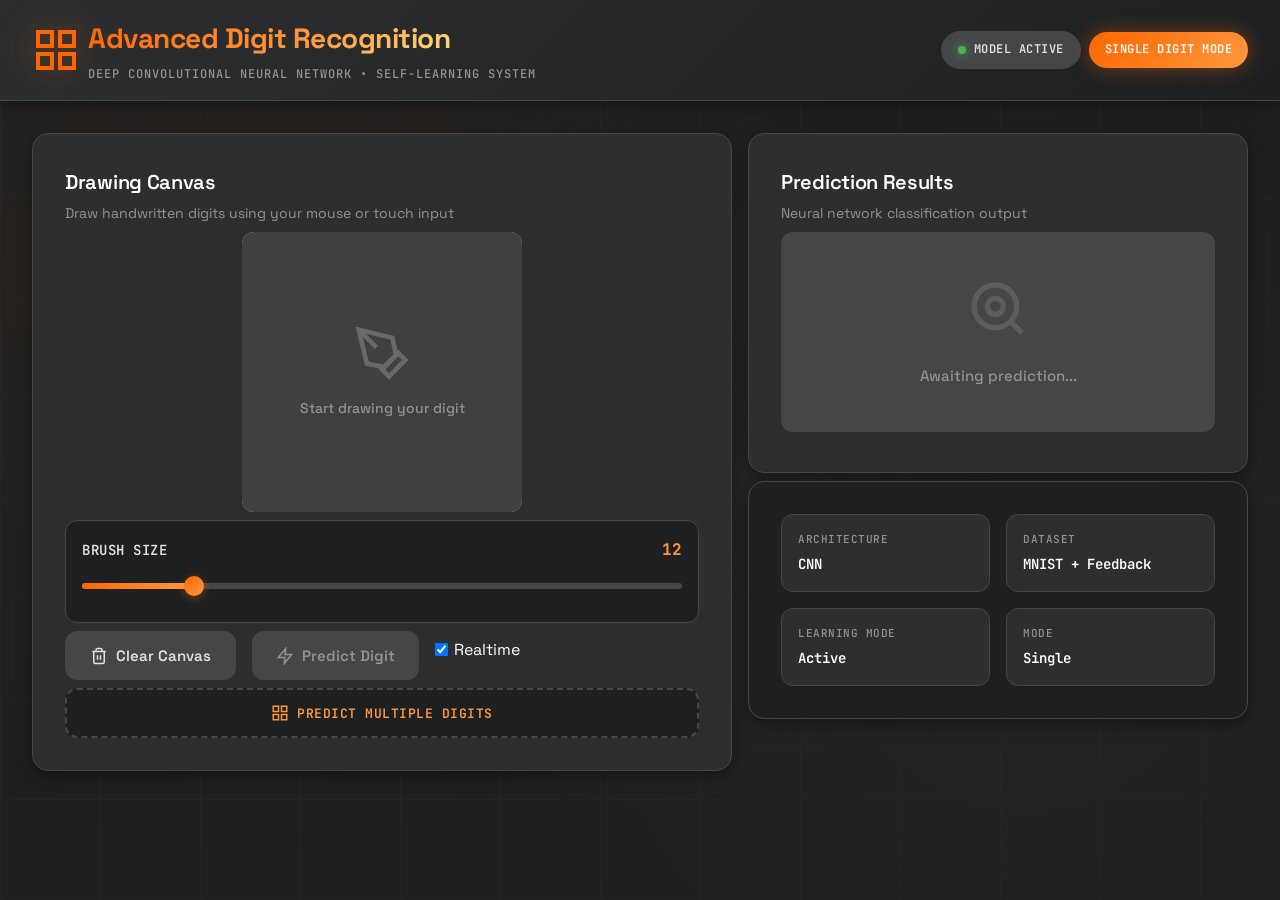
<file: templates/index.html>
<!doctype html>
<html lang="en">
  <head>
    <meta charset="UTF-8" />
    <meta name="viewport" content="width=device-width, initial-scale=1.0" />
    <meta
      name="description"
      content="Advanced Handwritten Digit Recognition System with CNN-powered single and multiple digit classification"
    />
    <title>Advanced Digit Recognition System | Neural Network Classifier</title>
    <link rel="preconnect" href="https://fonts.googleapis.com" />
    <link rel="preconnect" href="https://fonts.gstatic.com" crossorigin />
    <link
      href="https://fonts.googleapis.com/css2?family=JetBrains+Mono:wght@400;500;600;700&family=Space+Grotesk:wght@400;500;600;700&display=swap"
      rel="stylesheet"
    />
    <link rel="stylesheet" href="/static/style.css" />
  </head>

  <body>
    <!-- Neural Network Background Animation -->
    <div class="neural-background" id="neuralBg"></div>

    <!-- Header -->
    <header class="header">
      <div class="container">
        <div class="header-content">
          <div class="brand">
            <svg
              class="brand-icon"
              viewBox="0 0 24 24"
              fill="none"
              stroke="currentColor"
              stroke-width="2"
            >
              <rect x="3" y="3" width="7" height="7" />
              <rect x="14" y="3" width="7" height="7" />
              <rect x="14" y="14" width="7" height="7" />
              <rect x="3" y="14" width="7" height="7" />
            </svg>
            <div class="brand-text">
              <h1 class="title">Advanced Digit Recognition</h1>
              <p class="subtitle">
                Deep Convolutional Neural Network • Self-Learning System
              </p>
            </div>
          </div>
          <div class="system-status">
            <div class="status-indicator">
              <span class="status-dot"></span>
              <span class="status-label">MODEL ACTIVE</span>
            </div>
            <div class="mode-badge" id="modeBadge">Single Digit Mode</div>
          </div>
        </div>
      </div>
    </header>

    <!-- Main Application -->
    <main class="main-container">
      <div class="container">
        <div class="app-layout">
          <!-- Left Panel: Canvas & Controls -->
          <section class="canvas-panel card">
            <div class="panel-header">
              <h2 class="panel-title">Drawing Canvas</h2>
              <p class="panel-description">
                Draw handwritten digits using your mouse or touch input
              </p>
            </div>

            <!-- Canvas Wrapper -->
            <div class="canvas-container" id="canvasContainer">
              <canvas id="drawingCanvas" class="canvas"></canvas>
              <div class="canvas-guide" id="canvasGuide">
                <svg
                  class="guide-icon"
                  viewBox="0 0 24 24"
                  fill="none"
                  stroke="currentColor"
                  stroke-width="2"
                >
                  <path d="M12 19l7-7 3 3-7 7-3-3z" />
                  <path d="M18 13l-1.5-7.5L2 2l3.5 14.5L13 18l5-5z" />
                  <path d="M2 2l7.586 7.586" />
                </svg>
                <p class="guide-text">Start drawing your digit</p>
              </div>
            </div>

            <!-- Brush Size Control -->
            <div class="brush-control">
              <label class="brush-label">
                <span class="label-text">Brush Size</span>
                <span class="label-value" id="brushValue">12</span>
              </label>
              <div class="slider-wrapper">
                <input
                  type="range"
                  id="brushSlider"
                  class="brush-slider brush"
                  min="6"
                  max="40"
                  value="12"
                  step="1"
                />
                <div class="slider-track"></div>
                <div class="slider-fill" id="sliderFill"></div>
              </div>
            </div>

            <!-- Action Controls -->
            <div class="action-controls">
              <button class="btn btn-secondary clear" id="clearBtn">
                <svg
                  class="btn-icon"
                  viewBox="0 0 24 24"
                  fill="none"
                  stroke="currentColor"
                  stroke-width="2"
                >
                  <path
                    d="M3 6h18M19 6v14a2 2 0 01-2 2H7a2 2 0 01-2-2V6m3 0V4a2 2 0 012-2h4a2 2 0 012 2v2"
                  />
                  <line x1="10" y1="11" x2="10" y2="17" />
                  <line x1="14" y1="11" x2="14" y2="17" />
                </svg>
                Clear Canvas
              </button>
              <button
                class="btn btn-primary predictBtn"
                id="predictSingleBtn"
                disabled
              >
                <svg
                  class="btn-icon"
                  viewBox="0 0 24 24"
                  fill="none"
                  stroke="currentColor"
                  stroke-width="2"
                >
                  <path d="M13 2L3 14h9l-1 8 10-12h-9l1-8z" />
                </svg>
                Predict Digit
              </button>
              <div class="tools">
                <label class="toggle">
                  <input id="rt" type="checkbox" checked /> Realtime
                </label>
              </div>
            </div>

            <!-- Multiple Digit Control -->
            <div class="mode-switch">
              <button class="btn btn-mode" id="multiModeBtn">
                <svg
                  class="btn-icon"
                  viewBox="0 0 24 24"
                  fill="none"
                  stroke="currentColor"
                  stroke-width="2"
                >
                  <rect x="3" y="3" width="7" height="7" />
                  <rect x="14" y="3" width="7" height="7" />
                  <rect x="14" y="14" width="7" height="7" />
                  <rect x="3" y="14" width="7" height="7" />
                </svg>
                Predict Multiple Digits
              </button>
            </div>
          </section>

          <!-- Right Panel: Results & Feedback -->

          <section class="results-panel">
            <!-- Feedback System -->
            <div class="feedback-card card hidden" id="feedbackCard">
              <div class="panel-header">
                <h2 class="panel-title">Continuous Learning</h2>
                <p class="panel-description">Help improve model accuracy</p>
              </div>

              <div class="feedback-content">
                <p class="feedback-question">Is this prediction correct?</p>

                <div class="feedback-actions">
                  <button class="btn btn-feedback btn-yes" id="feedbackYes">
                    <svg
                      class="btn-icon"
                      viewBox="0 0 24 24"
                      fill="none"
                      stroke="currentColor"
                      stroke-width="2"
                    >
                      <polyline points="20 6 9 17 4 12" />
                    </svg>
                    Yes, Correct
                  </button>
                  <button class="btn btn-feedback btn-no" id="feedbackNo">
                    <svg
                      class="btn-icon"
                      viewBox="0 0 24 24"
                      fill="none"
                      stroke="currentColor"
                      stroke-width="2"
                    >
                      <line x1="18" y1="6" x2="6" y2="18" />
                      <line x1="6" y1="6" x2="18" y2="18" />
                    </svg>
                    No, Incorrect
                  </button>
                </div>

                <div class="feedback-success hidden" id="feedbackSuccess">
                  <svg
                    class="success-icon"
                    viewBox="0 0 24 24"
                    fill="none"
                    stroke="currentColor"
                    stroke-width="2"
                  >
                    <circle cx="12" cy="12" r="10" />
                    <polyline points="8 12 11 15 16 10" />
                  </svg>
                  <p class="success-text">
                    Feedback recorded successfully. Thank you for improving the
                    model!
                  </p>
                </div>

                <div class="feedback-incorrect hidden" id="feedbackIncorrect">
                  <svg
                    class="incorrect-icon"
                    viewBox="0 0 24 24"
                    fill="none"
                    stroke="currentColor"
                    stroke-width="2"
                  >
                    <circle cx="12" cy="12" r="10" />
                    <line x1="15" y1="9" x2="9" y2="15" />
                    <line x1="9" y1="9" x2="15" y2="15" />
                  </svg>
                  <p class="incorrect-text">
                    Thanks! Your feedback will help retrain and improve the
                    model.
                  </p>
                </div>
              </div>
            </div>
            <!-- Single Digit Results -->
            <div class="results-card card" id="singleResults">
              <div class="panel-header">
                <h2 class="panel-title">Prediction Results</h2>
                <p class="panel-description">
                  Neural network classification output
                </p>
              </div>

              <!-- Main Prediction Display -->
              <div class="prediction-zone" id="predictionZone">
                <div class="prediction-empty" id="predictionEmpty">
                  <div class="empty-state">
                    <svg
                      class="empty-icon"
                      viewBox="0 0 24 24"
                      fill="none"
                      stroke="currentColor"
                      stroke-width="2"
                    >
                      <circle cx="11" cy="11" r="8" />
                      <path d="M21 21l-4.35-4.35" />
                      <circle cx="11" cy="11" r="3" />
                    </svg>
                    <p class="empty-text">Awaiting prediction...</p>
                  </div>
                </div>

                <div class="prediction-result hidden" id="predictionResult">
                  <div class="result-header">
                    <span class="result-label">Predicted Digit</span>
                    <span class="result-confidence" id="topConfidence">0%</span>
                  </div>
                  <div class="result-digit" id="resultDigit">0</div>
                </div>
              </div>

              <!-- Confidence Distribution -->
              <div class="confidence-section hidden" id="confidenceSection">
                <h3 class="confidence-title">Confidence Distribution</h3>
                <div class="confidence-bars" id="confidenceBars">
                  <!-- Dynamically generated confidence bars -->
                </div>
              </div>
            </div>

            <!-- Multiple Digits Results -->
            <div class="results-card card hidden" id="multiResults">
              <div class="panel-header">
                <h2 class="panel-title">Multiple Digit Recognition</h2>
                <p class="panel-description">Sequence detection results</p>
              </div>

              <div class="multi-prediction-zone">
                <div class="sequence-display" id="sequenceDisplay">
                  <div class="panel">
                    <div class="big">
                      Prediction: <span id="pred"></span>
                      <button
                        id="copyPredictionBtn"
                        onclick="copyPrediction()"
                        title="Copy Prediction"
                      >
                        <svg
                          width="18"
                          height="18"
                          viewBox="0 0 24 24"
                          fill="none"
                          stroke="currentColor"
                          stroke-width="2"
                        >
                          <rect
                            x="9"
                            y="9"
                            width="13"
                            height="13"
                            rx="2"
                          ></rect>
                          <path
                            d="M5 15H4a2 2 0 0 1-2-2V4a2 2 0 0 1 2-2h9a2 2 0 0 1 2 2v1"
                          ></path>
                        </svg>
                      </button>
                    </div>
                    <div id="bars" class="bars"></div>
                  </div>
                </div>

                <div class="digit-cards" id="digitCards">
                  <!-- Dynamically generated digit cards -->
                </div>
              </div>
            </div>

            <!-- System Metrics -->
            <div class="metrics-card card">
              <div class="metrics-grid">
                <div class="metric-item">
                  <span class="metric-label">Architecture</span>
                  <span class="metric-value">CNN</span>
                </div>
                <div class="metric-item">
                  <span class="metric-label">Dataset</span>
                  <span class="metric-value">MNIST + Feedback</span>
                </div>
                <div class="metric-item">
                  <span class="metric-label">Learning Mode</span>
                  <span class="metric-value">Active</span>
                </div>
                <div class="metric-item">
                  <span class="metric-label">Mode</span>
                  <span class="metric-value" id="currentModeMetric"
                    >Single</span
                  >
                </div>
              </div>
            </div>
          </section>
        </div>
      </div>
    </main>

    <!-- Loading Overlay -->
    <div class="loading-overlay hidden" id="loadingOverlay">
      <div class="loading-content">
        <div class="neural-spinner">
          <div class="spinner-ring"></div>
          <div class="spinner-ring"></div>
          <div class="spinner-ring"></div>
        </div>
        <p class="loading-text">Processing neural network...</p>
        <p class="loading-subtext">Analyzing digit patterns</p>
      </div>
    </div>

    <!-- Toast Notification -->
    <div class="toast hidden" id="toast">
      <svg
        class="toast-icon"
        viewBox="0 0 24 24"
        fill="none"
        stroke="currentColor"
        stroke-width="2"
      >
        <circle cx="12" cy="12" r="10" />
        <line x1="12" y1="8" x2="12" y2="12" />
        <line x1="12" y1="16" x2="12.01" y2="16" />
      </svg>
      <div class="toast-content">
        <p class="toast-message" id="toastMessage">Notification</p>
      </div>
      <button class="toast-close" id="toastClose">
        <svg
          viewBox="0 0 24 24"
          fill="none"
          stroke="currentColor"
          stroke-width="2"
        >
          <line x1="18" y1="6" x2="6" y2="18" />
          <line x1="6" y1="6" x2="18" y2="18" />
        </svg>
      </button>
    </div>

    <!-- Scripts -->
    <script src="/static/script.js"></script>
  </body>
</html>
</file>
<file: static/style.css>
/**
 * ============================================================================
 * Advanced Handwritten Digit Recognition System - Professional Stylesheet
 * ============================================================================
 */

/* CSS Variables - Exact Color Palette */
:root {
    --primary-100: #FF6600;
    --primary-200: #ff983f;
    --primary-300: #ffffa1;
    --accent-100: #F5F5F5;
    --accent-200: #929292;
    --text-100: #FFFFFF;
    --text-200: #e0e0e0;
    --bg-100: #1D1F21;
    --bg-200: #2c2e30;
    --bg-300: #444648;

    /* Extended System Variables */
    --success: #4CAF50;
    --error: #f44336;
    --warning: #FFC107;

    /* Shadows & Effects */
    --shadow-sm: 0 2px 8px rgba(0, 0, 0, 0.3);
    --shadow-md: 0 4px 16px rgba(0, 0, 0, 0.4);
    --shadow-lg: 0 8px 32px rgba(0, 0, 0, 0.5);
    --glow-primary: 0 0 20px rgba(255, 102, 0, 0.4);
    --glow-accent: 0 0 30px rgba(255, 255, 161, 0.3);

    /* Transitions */
    --transition-fast: 0.2s cubic-bezier(0.4, 0, 0.2, 1);
    --transition-smooth: 0.3s cubic-bezier(0.4, 0, 0.2, 1);
    --transition-slow: 0.5s cubic-bezier(0.4, 0, 0.2, 1);

    /* Layout */
    --border-radius: 12px;
    --border-radius-lg: 16px;
    --spacing-xs: 0.5rem;
    --spacing-sm: 1rem;
    --spacing-md: 0.5rem;
    --spacing-lg: 2rem;
    --spacing-xl: 3rem;
}

/* ============================================================================
   Base & Reset
   ============================================================================ */

*,
*::before,
*::after {
    margin: 0;
    padding: 0;
    box-sizing: border-box;
}

html {
    font-size: 16px;
    scroll-behavior: smooth;
}

body {
    font-family: 'Space Grotesk', -apple-system, BlinkMacSystemFont, sans-serif;
    background-color: var(--bg-100);
    color: var(--text-100);
    line-height: 1.6;
    min-height: 100vh;
    overflow-x: hidden;
    position: relative;
}

/* ============================================================================
   Neural Network Background Animation
   ============================================================================ */

.neural-background {
    position: fixed;
    top: 0;
    left: 0;
    width: 100%;
    height: 100%;
    background:
        radial-gradient(circle at 20% 30%, rgba(255, 102, 0, 0.05) 0%, transparent 50%),
        radial-gradient(circle at 80% 70%, rgba(255, 152, 63, 0.03) 0%, transparent 50%),
        radial-gradient(circle at 50% 50%, rgba(255, 255, 161, 0.02) 0%, transparent 50%);
    pointer-events: none;
    z-index: 0;
}

.neural-background::before {
    content: '';
    position: absolute;
    top: 0;
    left: 0;
    width: 100%;
    height: 100%;
    background-image:
        linear-gradient(90deg, var(--bg-200) 1px, transparent 1px),
        linear-gradient(0deg, var(--bg-200) 1px, transparent 1px);
    background-size: 100px 100px;
    opacity: 0.3;
    animation: gridMove 20s linear infinite;
}

@keyframes gridMove {
    0% {
        transform: translate(0, 0);
    }

    100% {
        transform: translate(100px, 100px);
    }
}

/* ============================================================================
   Layout Components
   ============================================================================ */

.container {
    max-width: 1600px;
    margin: 0 auto;
    padding: 0 var(--spacing-lg);
    position: relative;
    z-index: 1;
}

/* ============================================================================
   Header
   ============================================================================ */

.header {
    background: linear-gradient(135deg, var(--bg-200) 0%, var(--bg-100) 100%);
    border-bottom: 1px solid var(--bg-300);
    padding: 1rem 0;
    box-shadow: var(--shadow-md);
    position: sticky;
    top: 0;
    z-index: 100;
    backdrop-filter: blur(10px);
}

.header-content {
    display: flex;
    justify-content: space-between;
    align-items: center;
    gap: var(--spacing-lg);
}

.brand {
    display: flex;
    align-items: center;
    gap: var(--spacing-md);
}

.brand-icon {
    width: 48px;
    height: 48px;
    color: var(--primary-100);
    filter: drop-shadow(var(--glow-primary));
    animation: rotate 20s linear infinite;
}

@keyframes rotate {
    from {
        transform: rotate(0deg);
    }

    to {
        transform: rotate(360deg);
    }
}

.brand-text {
    display: flex;
    flex-direction: column;
    gap: 0.25rem;
}

.title {
    font-size: 1.75rem;
    font-weight: 700;
    background: linear-gradient(135deg, var(--primary-100) 0%, var(--primary-200) 50%, var(--primary-300) 100%);
    -webkit-background-clip: text;
    -webkit-text-fill-color: transparent;
    background-clip: text;
    letter-spacing: -0.5px;
}

.subtitle {
    font-family: 'JetBrains Mono', monospace;
    font-size: 0.75rem;
    color: var(--accent-200);
    text-transform: uppercase;
    letter-spacing: 1px;
    font-weight: 500;
}

.system-status {
    display: flex;
    align-items: center;
    gap: var(--spacing-md);
}

.status-indicator {
    display: flex;
    align-items: center;
    gap: 0.5rem;
    padding: 0.5rem 1rem;
    background: var(--bg-300);
    border-radius: 100px;
    border: 1px solid var(--bg-300);
}

.status-dot {
    width: 8px;
    height: 8px;
    background: var(--success);
    border-radius: 50%;
    box-shadow: 0 0 10px var(--success);
    animation: pulse 2s ease-in-out infinite;
}

@keyframes pulse {

    0%,
    100% {
        opacity: 1;
        transform: scale(1);
    }

    50% {
        opacity: 0.6;
        transform: scale(0.85);
    }
}

.status-label {
    font-family: 'JetBrains Mono', monospace;
    font-size: 0.75rem;
    color: var(--text-200);
    font-weight: 600;
    letter-spacing: 0.5px;
}

.mode-badge {
    padding: 0.5rem 1rem;
    background: linear-gradient(135deg, var(--primary-100) 0%, var(--primary-200) 100%);
    color: var(--text-100);
    border-radius: 100px;
    font-family: 'JetBrains Mono', monospace;
    font-size: 0.75rem;
    font-weight: 600;
    letter-spacing: 0.5px;
    text-transform: uppercase;
    box-shadow: var(--glow-primary);
}

/* ============================================================================
   Main Container
   ============================================================================ */

.main-container {
    padding: 2rem 0;
    min-height: calc(100vh - 120px);
}

.app-layout {
    display: grid;
    grid-template-columns: 700px 1fr;
    gap: 1rem;
    align-items: start;
}

/* ============================================================================
   Card Component
   ============================================================================ */

.card {
    background: var(--bg-200);
    border-radius: var(--border-radius-lg);
    padding: var(--spacing-lg);
    box-shadow: var(--shadow-md);
    border: 1px solid var(--bg-300);
    transition: all var(--transition-smooth);
    position: relative;
    overflow: hidden;
}

.card::before {
    content: '';
    position: absolute;
    top: 0;
    left: 0;
    width: 100%;
    height: 2px;
    background: linear-gradient(90deg, transparent 0%, var(--primary-100) 50%, transparent 100%);
    opacity: 0;
    transition: opacity var(--transition-smooth);
}

.card:hover::before {
    opacity: 1;
}

.panel-header {
    margin-bottom: var(--spacing-md);
}

.panel-title {
    font-size: 1.25rem;
    font-weight: 600;
    color: var(--text-100);
    margin-bottom: 0.25rem;
    letter-spacing: -0.3px;
}

.panel-description {
    font-size: 0.875rem;
    color: var(--accent-200);
    font-weight: 400;
}

.tools {
    display: flex;
    gap: 12px;
    align-items: center;
    margin-bottom: 12px;
}

button {
    background: #238636;
    color: white;
    border: none;
    padding: 8px 12px;
    border-radius: 8px;
    cursor: pointer;
}

button:hover {
    filter: brightness(0.95);
}

.toggle {
    display: inline-flex;
    align-items: center;
    gap: 6px;
}

/* ============================================================================
   Canvas Section
   ============================================================================ */

.canvas-panel {
    position: sticky;
    top: 120px;
}

.canvas-container {
    position: relative;
    width: 100%;
    max-width: 280px;
    margin: 0 auto var(--spacing-md);
    border-radius: var(--border-radius);
    overflow: hidden;
    box-shadow: inset 0 2px 8px rgba(0, 0, 0, 0.4);
    transition: all var(--transition-smooth);
}

.canvas-container.multi-mode {
    max-width: 600px;
}

#drawingCanvas {
    display: block;
    width: 100%;
    height: 100%;
    background: black;
    cursor: crosshair;
    touch-action: none;
    transition: all var(--transition-smooth);
}

.canvas-guide {
    position: absolute;
    top: 0;
    left: 0;
    width: 100%;
    height: 100%;
    background: rgba(29, 31, 33, 0.85);
    display: flex;
    flex-direction: column;
    align-items: center;
    justify-content: center;
    pointer-events: none;
    opacity: 1;
    transition: opacity var(--transition-smooth);
}

.canvas-guide.hidden {
    opacity: 0;
}

.guide-icon {
    width: 56px;
    height: 56px;
    color: var(--accent-200);
    margin-bottom: var(--spacing-sm);
    opacity: 0.5;
    animation: float 3s ease-in-out infinite;
}

@keyframes float {

    0%,
    100% {
        transform: translateY(0px);
    }

    50% {
        transform: translateY(-10px);
    }
}

.guide-text {
    font-size: 0.875rem;
    color: var(--accent-200);
    font-weight: 500;
}

/* ============================================================================
   Brush Size Control
   ============================================================================ */

.brush-control {
    margin-bottom: var(--spacing-md);
    padding: var(--spacing-sm);
    background: var(--bg-100);
    border-radius: var(--border-radius);
    border: 1px solid var(--bg-300);
}

.brush-label {
    display: flex;
    justify-content: space-between;
    align-items: center;
    margin-bottom: 0.2rem;
}

.label-text {
    font-size: 0.875rem;
    color: var(--text-200);
    font-weight: 600;
    text-transform: uppercase;
    letter-spacing: 0.5px;
    font-family: 'JetBrains Mono', monospace;
}

.label-value {
    font-size: 1rem;
    color: var(--primary-200);
    font-weight: 700;
    font-family: 'JetBrains Mono', monospace;
}

.slider-wrapper {
    position: relative;
    height: 40px;
    display: flex;
    align-items: center;
}

.brush-slider {
    width: 100%;
    height: 6px;
    background: transparent;
    outline: none;
    border-radius: 3px;
    cursor: pointer;
    -webkit-appearance: none;
    position: relative;
    z-index: 2;
}

.brush-slider::-webkit-slider-thumb {
    -webkit-appearance: none;
    appearance: none;
    width: 20px;
    height: 20px;
    background: linear-gradient(135deg, var(--primary-100) 0%, var(--primary-200) 100%);
    border-radius: 50%;
    cursor: pointer;
    box-shadow: 0 2px 8px rgba(255, 102, 0, 0.4);
    transition: all var(--transition-fast);
}

.brush-slider::-webkit-slider-thumb:hover {
    transform: scale(1.2);
    box-shadow: 0 4px 12px rgba(255, 102, 0, 0.6);
}

.brush-slider::-moz-range-thumb {
    width: 20px;
    height: 20px;
    background: linear-gradient(135deg, var(--primary-100) 0%, var(--primary-200) 100%);
    border-radius: 50%;
    cursor: pointer;
    border: none;
    box-shadow: 0 2px 8px rgba(255, 102, 0, 0.4);
    transition: all var(--transition-fast);
}

.brush-slider::-moz-range-thumb:hover {
    transform: scale(1.2);
    box-shadow: 0 4px 12px rgba(255, 102, 0, 0.6);
}

.slider-track {
    position: absolute;
    width: 100%;
    height: 6px;
    background: var(--bg-300);
    border-radius: 3px;
    pointer-events: none;
}

.slider-fill {
    position: absolute;
    height: 6px;
    background: linear-gradient(90deg, var(--primary-100) 0%, var(--primary-200) 100%);
    border-radius: 3px;
    pointer-events: none;
    transition: width var(--transition-fast);
}

/* ============================================================================
   Buttons
   ============================================================================ */

.btn {
    display: flex;
    align-items: center;
    justify-content: center;
    gap: 0.5rem;
    padding: 0.875rem 1.5rem;
    border: none;
    border-radius: var(--border-radius);
    font-size: 0.938rem;
    font-weight: 600;
    cursor: pointer;
    transition: all var(--transition-smooth);
    font-family: 'Space Grotesk', sans-serif;
    position: relative;
    overflow: hidden;
    text-transform: none;
}

.btn::before {
    content: '';
    position: absolute;
    top: 50%;
    left: 50%;
    width: 0;
    height: 0;
    border-radius: 50%;
    background: rgba(255, 255, 255, 0.1);
    transform: translate(-50%, -50%);
    transition: width 0.6s, height 0.6s;
}

.btn:hover::before {
    width: 300px;
    height: 300px;
}

.btn-icon {
    width: 18px;
    height: 18px;
    position: relative;
    z-index: 1;
}

.btn-primary {
    background: linear-gradient(135deg, var(--primary-100) 0%, var(--primary-200) 100%);
    color: var(--text-100);
    box-shadow: 0 4px 12px rgba(255, 102, 0, 0.3);
}

.btn-primary:hover:not(:disabled) {
    transform: translateY(-2px);
    box-shadow: 0 6px 20px rgba(255, 102, 0, 0.5);
}

.btn-primary:active:not(:disabled) {
    transform: translateY(0);
}

.btn-primary:disabled {
    background: var(--bg-300);
    color: var(--accent-200);
    cursor: not-allowed;
    box-shadow: none;
}

.btn-secondary {
    background: var(--bg-300);
    color: var(--text-200);
    border: 1px solid var(--bg-300);
}

.btn-secondary:hover {
    background: var(--bg-300);
    border-color: var(--accent-200);
    transform: translateY(-2px);
}

.btn-mode {
    width: 100%;
    background: var(--bg-100);
    color: var(--primary-200);
    border: 2px dashed var(--bg-300);
    font-family: 'JetBrains Mono', monospace;
    font-size: 0.813rem;
    text-transform: uppercase;
    letter-spacing: 0.5px;
}

.btn-mode:hover {
    border-color: var(--primary-100);
    background: rgba(255, 102, 0, 0.05);
    transform: translateY(-2px);
}

.btn-feedback {
    flex: 1;
    padding: 0.75rem 1.25rem;
    font-size: 0.875rem;
}

.btn-yes {
    background: var(--success);
    color: var(--text-100);
}

.btn-yes:hover {
    background: #45a049;
    transform: translateY(-2px);
    box-shadow: 0 4px 12px rgba(76, 175, 80, 0.3);
}

.btn-no {
    background: var(--bg-300);
    color: var(--text-200);
    border: 1px solid var(--bg-300);
}

.btn-no:hover {
    background: var(--error);
    border-color: var(--error);
    color: var(--text-100);
    transform: translateY(-2px);
}

.action-controls {
    display: flex;
    gap: var(--spacing-sm);
    margin-bottom: var(--spacing-md);
}

.mode-switch {
    margin-top: var(--spacing-md);
}

/* ============================================================================
   Prediction Results - Single Digit
   ============================================================================ */

.results-panel {
    display: flex;
    flex-direction: column;
    gap: var(--spacing-md);
}

.prediction-zone {
    background: var(--bg-300);
    border-radius: var(--border-radius);
    padding: var(--spacing-lg);
    min-height: 200px;
    display: flex;
    align-items: center;
    justify-content: center;
    margin-bottom: var(--spacing-md);
}

.prediction-empty {
    text-align: center;
}

.empty-icon {
    width: 64px;
    height: 64px;
    color: var(--accent-200);
    opacity: 0.3;
    margin-bottom: var(--spacing-sm);
}

.empty-text {
    font-size: 0.938rem;
    color: var(--accent-200);
    font-weight: 500;
}

.prediction-result {
    text-align: center;
    width: 100%;
    animation: fadeInScale 0.5s cubic-bezier(0.4, 0, 0.2, 1);
}

@keyframes fadeInScale {
    from {
        opacity: 0;
        transform: scale(0.8);
    }

    to {
        opacity: 1;
        transform: scale(1);
    }
}

.result-header {
    display: flex;
    justify-content: space-between;
    align-items: center;
    margin-bottom: var(--spacing-sm);
}

.result-label {
    font-family: 'JetBrains Mono', monospace;
    font-size: 0.75rem;
    color: var(--accent-200);
    text-transform: uppercase;
    letter-spacing: 1px;
    font-weight: 600;
}

.result-confidence {
    font-family: 'JetBrains Mono', monospace;
    font-size: 1rem;
    color: var(--primary-200);
    font-weight: 700;
}

.result-digit {
    font-size: 7rem;
    font-weight: 700;
    background: linear-gradient(135deg, var(--primary-100) 0%, var(--primary-200) 50%, var(--primary-300) 100%);
    -webkit-background-clip: text;
    -webkit-text-fill-color: transparent;
    background-clip: text;
    line-height: 1;
    filter: drop-shadow(var(--glow-primary));
    animation: glow 2s ease-in-out infinite alternate;
}

@keyframes glow {
    from {
        filter: drop-shadow(0 0 10px rgba(255, 102, 0, 0.3));
    }

    to {
        filter: drop-shadow(0 0 20px rgba(255, 102, 0, 0.6));
    }
}

/* ============================================================================
   Confidence Distribution
   ============================================================================ */

.confidence-section {
    animation: slideInUp 0.5s cubic-bezier(0.4, 0, 0.2, 1);
}

@keyframes slideInUp {
    from {
        opacity: 0;
        transform: translateY(20px);
    }

    to {
        opacity: 1;
        transform: translateY(0);
    }
}

.confidence-title {
    font-size: 1rem;
    font-weight: 600;
    color: var(--text-200);
    margin-bottom: var(--spacing-sm);
    font-family: 'JetBrains Mono', monospace;
    text-transform: uppercase;
    letter-spacing: 0.5px;
    font-size: 0.813rem;
}

.confidence-bars {
    display: flex;
    flex-direction: column;
    gap: 0.625rem;
}

.confidence-bar {
    display: flex;
    align-items: center;
    gap: var(--spacing-sm);
    animation: fadeIn 0.3s ease-out;
    animation-fill-mode: both;
}

@keyframes fadeIn {
    from {
        opacity: 0;
        transform: translateX(-10px);
    }

    to {
        opacity: 1;
        transform: translateX(0);
    }
}

.bar-label {
    font-family: 'JetBrains Mono', monospace;
    font-size: 0.875rem;
    font-weight: 600;
    color: var(--text-200);
    min-width: 20px;
    text-align: center;
}

.bar-container {
    flex: 1;
    height: 24px;
    background: var(--bg-100);
    border-radius: 4px;
    overflow: hidden;
    position: relative;
}

.bar-fill {
    height: 100%;
    background: var(--accent-200);
    border-radius: 4px;
    transition: width 0.8s cubic-bezier(0.4, 0, 0.2, 1);
    position: relative;
    overflow: hidden;
}

.bar-fill.predicted {
    background: linear-gradient(90deg, var(--primary-100) 0%, var(--primary-200) 100%);
    box-shadow: 0 0 10px rgba(255, 102, 0, 0.4);
}

.bar-fill::after {
    content: '';
    position: absolute;
    top: 0;
    left: 0;
    width: 100%;
    height: 100%;
    background: linear-gradient(90deg, transparent 0%, rgba(255, 255, 255, 0.2) 50%, transparent 100%);
    animation: shimmer 2s infinite;
}

@keyframes shimmer {
    0% {
        transform: translateX(-100%);
    }

    100% {
        transform: translateX(100%);
    }
}

.bar-value {
    font-family: 'JetBrains Mono', monospace;
    font-size: 0.75rem;
    font-weight: 600;
    color: var(--text-200);
    min-width: 45px;
    text-align: right;
}

.bar-value.predicted {
    color: var(--primary-200);
}

/* ============================================================================
   Multiple Digit Results
   ============================================================================ */

.multi-prediction-zone {
    animation: slideInUp 0.5s cubic-bezier(0.4, 0, 0.2, 1);
}

.sequence-display {
    text-align: center;
    margin-bottom: var(--spacing-lg);
    padding: var(--spacing-lg);
    background: var(--bg-300);
    border-radius: var(--border-radius);
}

.sequence-label {
    display: block;
    font-family: 'JetBrains Mono', monospace;
    font-size: 0.75rem;
    color: var(--accent-200);
    text-transform: uppercase;
    letter-spacing: 1px;
    margin-bottom: var(--spacing-sm);
}

.sequence-value {
    font-size: 3.5rem;
    font-weight: 700;
    background: linear-gradient(135deg, var(--primary-100) 0%, var(--primary-200) 50%, var(--primary-300) 100%);
    -webkit-background-clip: text;
    -webkit-text-fill-color: transparent;
    background-clip: text;
    letter-spacing: 0.5rem;
    filter: drop-shadow(var(--glow-primary));
    font-family: 'JetBrains Mono', monospace;
}

.digit-cards {
    display: grid;
    grid-template-columns: repeat(auto-fit, minmax(150px, 1fr));
    gap: var(--spacing-sm);
}

.digit-card {
    background: var(--bg-100);
    border-radius: var(--border-radius);
    padding: var(--spacing-md);
    border: 1px solid var(--bg-300);
    text-align: center;
    animation: fadeInScale 0.5s cubic-bezier(0.4, 0, 0.2, 1);
    animation-fill-mode: both;
}

.digit-card-header {
    display: flex;
    justify-content: space-between;
    align-items: center;
    margin-bottom: var(--spacing-sm);
}

.digit-card-label {
    font-family: 'JetBrains Mono', monospace;
    font-size: 0.75rem;
    color: var(--accent-200);
    text-transform: uppercase;
}

.digit-card-confidence {
    font-family: 'JetBrains Mono', monospace;
    font-size: 0.75rem;
    color: var(--primary-200);
    font-weight: 700;
}

.digit-card-value {
    font-size: 3rem;
    font-weight: 700;
    color: var(--primary-100);
    line-height: 1;
    margin-bottom: var(--spacing-sm);
}

.digit-card-bar {
    height: 6px;
    background: var(--bg-300);
    border-radius: 3px;
    overflow: hidden;
}

.digit-card-bar-fill {
    height: 100%;
    background: linear-gradient(90deg, var(--primary-100) 0%, var(--primary-200) 100%);
    transition: width 0.8s cubic-bezier(0.4, 0, 0.2, 1);
}

/* ============================================================================
   Feedback System
   ============================================================================ */

.feedback-card {
    animation: slideInUp 0.5s cubic-bezier(0.4, 0, 0.2, 1);
}

.feedback-question {
    font-size: 1rem;
    color: var(--text-200);
    margin-bottom: var(--spacing-md);
    font-weight: 500;
    text-align: center;
}

.feedback-actions {
    display: flex;
    gap: var(--spacing-sm);
    margin-bottom: var(--spacing-md);
}

.feedback-success {
    display: flex;
    align-items: center;
    gap: var(--spacing-sm);
    padding: var(--spacing-md);
    background: rgba(76, 175, 80, 0.1);
    border-radius: var(--border-radius);
    border: 1px solid rgba(76, 175, 80, 0.3);
    animation: fadeInScale 0.5s cubic-bezier(0.4, 0, 0.2, 1);
}

.success-icon {
    width: 32px;
    height: 32px;
    color: var(--success);
    flex-shrink: 0;
}

.success-text {
    font-size: 0.875rem;
    color: var(--success);
    font-weight: 500;
    line-height: 1.4;
}

/* ============================================================================
   System Metrics
   ============================================================================ */

.metrics-card {
    background: var(--bg-100);
}

.metrics-grid {
    display: grid;
    grid-template-columns: repeat(2, 1fr);
    gap: var(--spacing-sm);
}

.metric-item {
    display: flex;
    flex-direction: column;
    gap: 0.25rem;
    padding: var(--spacing-sm);
    background: var(--bg-200);
    border-radius: var(--border-radius);
    border: 1px solid var(--bg-300);
}

.metric-label {
    font-family: 'JetBrains Mono', monospace;
    font-size: 0.688rem;
    color: var(--accent-200);
    text-transform: uppercase;
    letter-spacing: 0.5px;
    font-weight: 500;
}

.metric-value {
    font-family: 'JetBrains Mono', monospace;
    font-size: 0.875rem;
    color: var(--text-100);
    font-weight: 600;
}

/* ============================================================================
   Loading Overlay
   ============================================================================ */

.loading-overlay {
    position: fixed;
    top: 0;
    left: 0;
    width: 100%;
    height: 100%;
    background: rgba(29, 31, 33, 0.95);
    backdrop-filter: blur(10px);
    display: flex;
    align-items: center;
    justify-content: center;
    z-index: 1000;
    transition: opacity var(--transition-smooth);
}

.loading-content {
    text-align: center;
}

.neural-spinner {
    position: relative;
    width: 100px;
    height: 100px;
    margin: 0 auto var(--spacing-md);
}

.spinner-ring {
    position: absolute;
    width: 100%;
    height: 100%;
    border: 3px solid transparent;
    border-top-color: var(--primary-100);
    border-radius: 50%;
    animation: spin 1.5s cubic-bezier(0.5, 0, 0.5, 1) infinite;
}

.spinner-ring:nth-child(1) {
    animation-delay: 0s;
    border-top-color: var(--primary-100);
}

.spinner-ring:nth-child(2) {
    animation-delay: -0.5s;
    border-top-color: var(--primary-200);
    width: 80%;
    height: 80%;
    top: 10%;
    left: 10%;
}

.spinner-ring:nth-child(3) {
    animation-delay: -1s;
    border-top-color: var(--primary-300);
    width: 60%;
    height: 60%;
    top: 20%;
    left: 20%;
}

@keyframes spin {
    0% {
        transform: rotate(0deg);
    }

    100% {
        transform: rotate(360deg);
    }
}

.loading-text {
    font-size: 1.125rem;
    color: var(--text-100);
    font-weight: 600;
    margin-bottom: 0.5rem;
}

.loading-subtext {
    font-family: 'JetBrains Mono', monospace;
    font-size: 0.813rem;
    color: var(--accent-200);
}

/* ============================================================================
   Toast Notification
   ============================================================================ */

.toast {
    position: fixed;
    bottom: var(--spacing-lg);
    right: var(--spacing-lg);
    background: var(--bg-200);
    border-radius: var(--border-radius);
    padding: var(--spacing-md);
    box-shadow: var(--shadow-lg);
    border: 1px solid var(--error);
    display: flex;
    align-items: center;
    gap: var(--spacing-sm);
    max-width: 400px;
    z-index: 1001;
    animation: slideInRight 0.4s cubic-bezier(0.4, 0, 0.2, 1);
}

@keyframes slideInRight {
    from {
        opacity: 0;
        transform: translateX(100px);
    }

    to {
        opacity: 1;
        transform: translateX(0);
    }
}

.toast-icon {
    width: 24px;
    height: 24px;
    color: var(--error);
    flex-shrink: 0;
}

.toast-content {
    flex: 1;
}

.toast-message {
    font-size: 0.875rem;
    color: var(--text-100);
    font-weight: 500;
    line-height: 1.4;
}

.toast-close {
    background: none;
    border: none;
    width: 24px;
    height: 24px;
    color: var(--accent-200);
    cursor: pointer;
    padding: 0;
    display: flex;
    align-items: center;
    justify-content: center;
    transition: color var(--transition-fast);
}

.toast-close:hover {
    color: var(--text-100);
}

.toast-close svg {
    width: 16px;
    height: 16px;
}

/* ============================================================================
   Utility Classes
   ============================================================================ */

.hidden {
    display: none !important;
}

/* ============================================================================
   Responsive Design
   ============================================================================ */

@media (max-width: 1200px) {
    .app-layout {
        grid-template-columns: 1fr;
        gap: var(--spacing-lg);
    }

    .canvas-panel {
        position: relative;
        top: auto;
    }
}

@media (max-width: 768px) {
    .container {
        padding: 0 var(--spacing-sm);
    }

    .header {
        padding: var(--spacing-md) 0;
    }

    .header-content {
        flex-direction: column;
        align-items: flex-start;
        gap: var(--spacing-sm);
    }

    .title {
        font-size: 1.5rem;
    }

    .subtitle {
        font-size: 0.688rem;
    }

    .system-status {
        width: 100%;
        justify-content: space-between;
    }

    .card {
        padding: var(--spacing-md);
    }

    .action-controls {
        flex-direction: column;
    }

    .feedback-actions {
        flex-direction: column;
    }

    .result-digit {
        font-size: 5rem;
    }

    .sequence-value {
        font-size: 2.5rem;
        letter-spacing: 0.3rem;
    }

    .digit-cards {
        grid-template-columns: repeat(auto-fit, minmax(120px, 1fr));
    }

    .metrics-grid {
        grid-template-columns: 1fr;
    }

    .canvas-container.multi-mode {
        max-width: 100%;
    }
}

@media (max-width: 480px) {
    .brand-icon {
        width: 36px;
        height: 36px;
    }

    .title {
        font-size: 1.25rem;
    }

    .result-digit {
        font-size: 4rem;
    }
}



.feedback-success,
.feedback-incorrect {
    margin-top: 20px;
    text-align: center;
    color: #9da7b3;
}

.success-icon {
    color: #22c55e;
    width: 36px;
    height: 36px;
}

.incorrect-icon {
    color: #f97316;
    width: 36px;
    height: 36px;
}


.canvas-container.multi-mode {
    max-width: 600px;
}

#drawingCanvas {
    width: 100%;
    height: 100%;
}

#copyPredictionBtn {
    background: none;
    border: none;
    cursor: pointer;
    margin-left: 8px;
    color: #ff7a18;
}

#copyPredictionBtn:hover {
    transform: scale(1.1);
}
</file>
